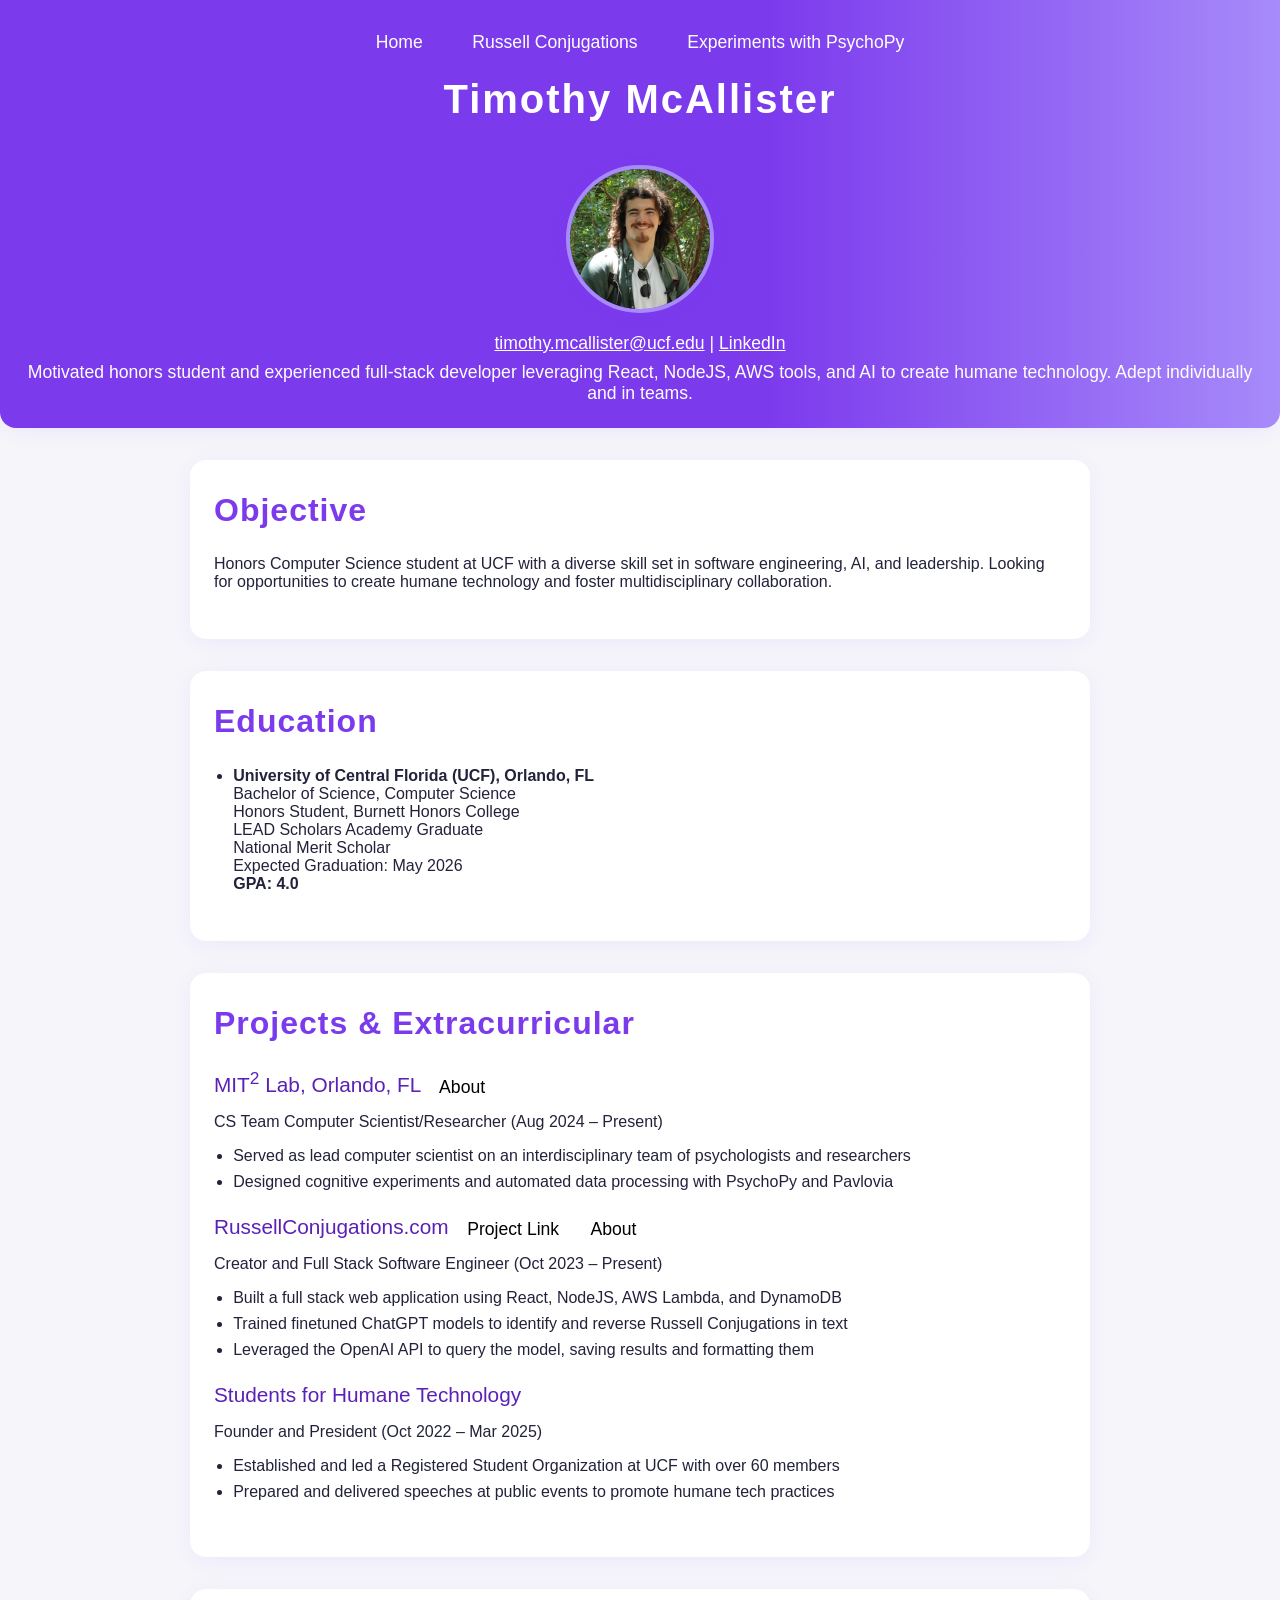
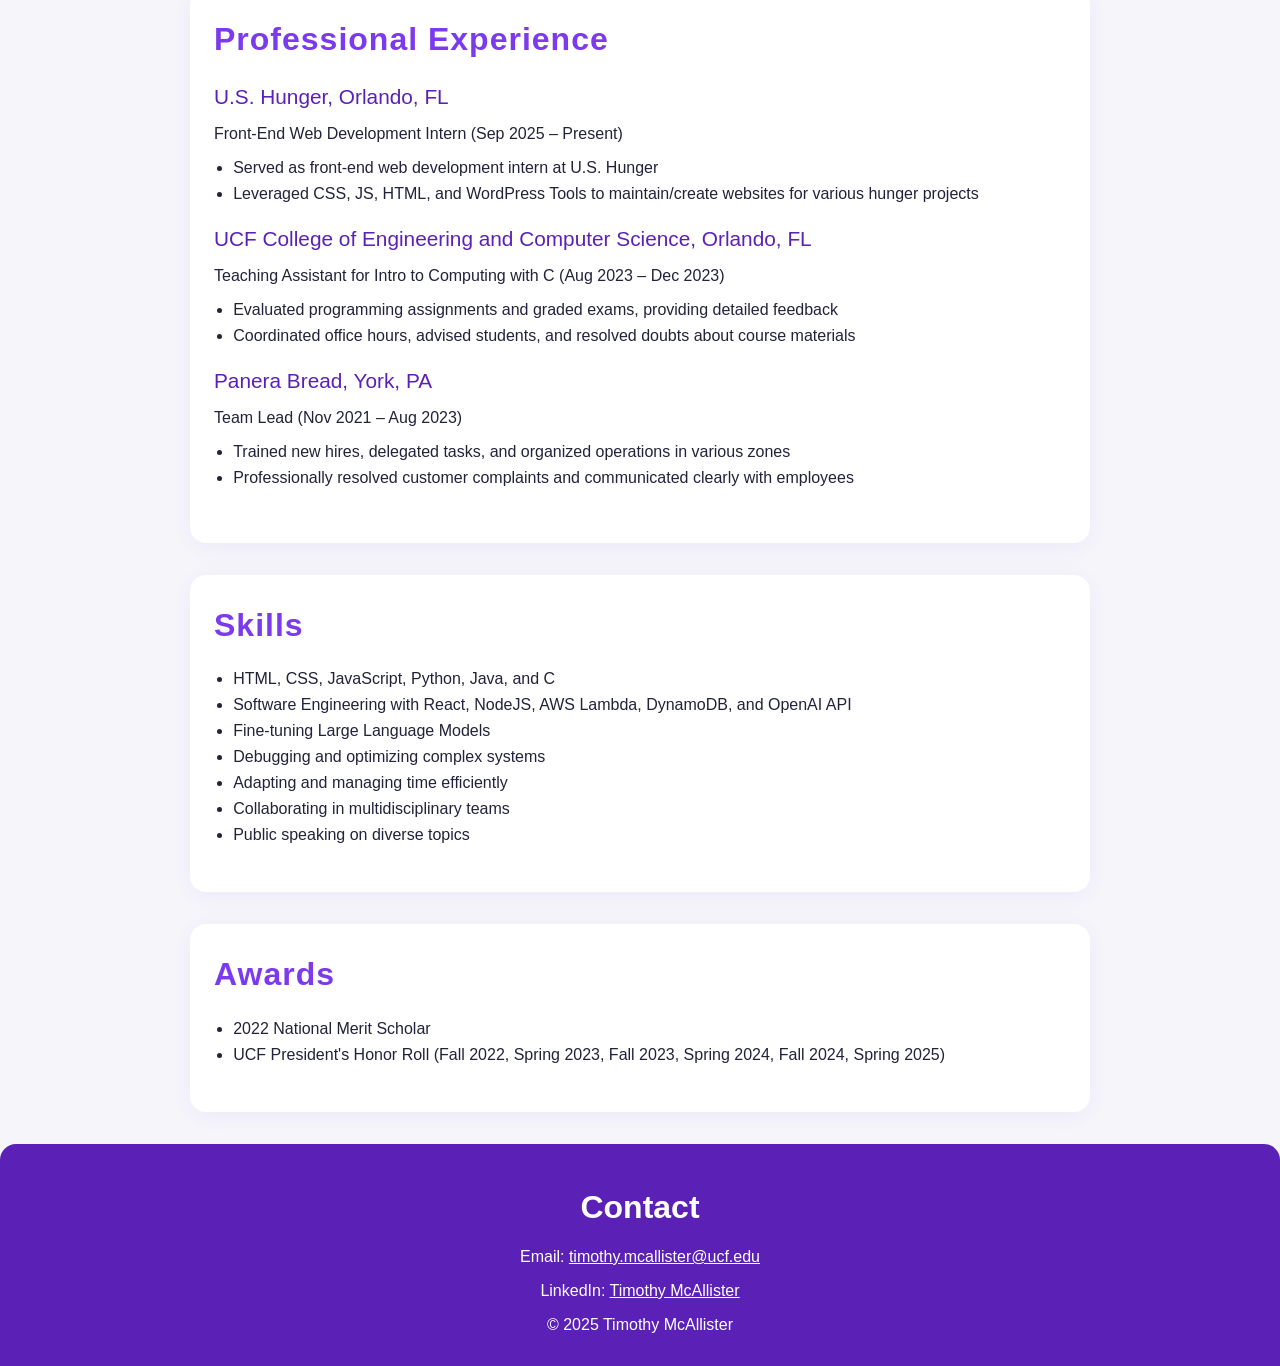
<file: index.html>
<!DOCTYPE html>
<html lang="en">
<head>
    <meta charset="UTF-8">
    <meta name="viewport" content="width=device-width,initial-scale=1.0">
    <link rel="stylesheet" href="index.css">
    <title>Timothy McAllister - Personal Website</title>
</head>
<body>
    <header>
        <nav>
            <ul>
                <li><a href="index.html">Home</a></li>
                <li><a href="RussellConjugations.html">Russell Conjugations</a></li>
                <li><a href="Experiments.html">Experiments with PsychoPy</a></li>
            </ul>
        </nav>
        <h1>Timothy McAllister</h1>
        <img src="img/profile.jfif" alt="Portrait of Timothy McAllister">
        <p>
            <a href="mailto:timothy.mcallister@ucf.edu">timothy.mcallister@ucf.edu</a> |
            <a href="https://www.linkedin.com/in/timothy-mcallister-170774204" target="_blank" rel="noopener">LinkedIn</a>
        </p>
        <p>Motivated honors student and experienced full-stack developer leveraging React, NodeJS, AWS tools, and AI to create humane technology. Adept individually and in teams.</p>
    </header>

    <main>
        <section id="about">
            <h2>Objective</h2>
            <p>Honors Computer Science student at UCF with a diverse skill set in software engineering, AI, and leadership. Looking for opportunities to create humane technology and foster multidisciplinary collaboration.</p>
        </section>

        <section id="education">
            <h2>Education</h2>
            <ul>
                <li>
                    <strong>University of Central Florida (UCF), Orlando, FL</strong><br>
                    Bachelor of Science, Computer Science<br>
                    Honors Student, Burnett Honors College<br>
                    LEAD Scholars Academy Graduate<br>
                    National Merit Scholar<br>
                    Expected Graduation: May 2026<br>
                    <strong>GPA: 4.0</strong>
                </li>
            </ul>
        </section>

        <section id="projects">
            <h2>Projects & Extracurricular</h2>
            <article>
                <h3>MIT<sup>2</sup> Lab, Orlando, FL <a href="Experiments.html">About</a></h3>
                <p>CS Team Computer Scientist/Researcher (Aug 2024 – Present)</p>
                <ul>
                    <li>Served as lead computer scientist on an interdisciplinary team of psychologists and researchers</li>
                    <li>Designed cognitive experiments and automated data processing with PsychoPy and Pavlovia</li>
                </ul>
            </article>
            <article>
                <h3>RussellConjugations.com <a href="https://russellconjugations.com" target="_blank">Project Link</a> <a href="RussellConjugations.html">About</a></h3>
                <p>Creator and Full Stack Software Engineer (Oct 2023 – Present)</p>
                <ul>
                    <li>Built a full stack web application using React, NodeJS, AWS Lambda, and DynamoDB</li>
                    <li>Trained finetuned ChatGPT models to identify and reverse Russell Conjugations in text</li>
                    <li>Leveraged the OpenAI API to query the model, saving results and formatting them</li>
                </ul>
            </article>
            <article>
                <h3>Students for Humane Technology</h3>
                <p>Founder and President (Oct 2022 – Mar 2025)</p>
                <ul>
                    <li>Established and led a Registered Student Organization at UCF with over 60 members</li>
                    <li>Prepared and delivered speeches at public events to promote humane tech practices</li>
                </ul>
            </article>
        </section>

        <section id="experience">
            <h2>Professional Experience</h2>
            <article>
                <h3>U.S. Hunger, Orlando, FL</h3>
                <p>Front-End Web Development Intern (Sep 2025 – Present)</p>
                <ul>
                    <li>Served as front-end web development intern at U.S. Hunger</li>
                    <li>Leveraged CSS, JS, HTML, and WordPress Tools to maintain/create websites for various hunger projects</li>
                </ul>
            </article>
            <article>
                <h3>UCF College of Engineering and Computer Science, Orlando, FL</h3>
                <p>Teaching Assistant for Intro to Computing with C (Aug 2023 – Dec 2023)</p>
                <ul>
                    <li>Evaluated programming assignments and graded exams, providing detailed feedback</li>
                    <li>Coordinated office hours, advised students, and resolved doubts about course materials</li>
                </ul>
            </article>
            <article>
                <h3>Panera Bread, York, PA</h3>
                <p>Team Lead (Nov 2021 – Aug 2023)</p>
                <ul>
                    <li>Trained new hires, delegated tasks, and organized operations in various zones</li>
                    <li>Professionally resolved customer complaints and communicated clearly with employees</li>
                </ul>
            </article>
        </section>

        <section id="skills">
            <h2>Skills</h2>
            <ul>
                <li>HTML, CSS, JavaScript, Python, Java, and C</li>
                <li>Software Engineering with React, NodeJS, AWS Lambda, DynamoDB, and OpenAI API</li>
                <li>Fine-tuning Large Language Models</li>
                <li>Debugging and optimizing complex systems</li>
                <li>Adapting and managing time efficiently</li>
                <li>Collaborating in multidisciplinary teams</li>
                <li>Public speaking on diverse topics</li>
            </ul>
        </section>

        <section id="awards">
            <h2>Awards</h2>
            <ul>
                <li>2022 National Merit Scholar</li>
                <li>UCF President's Honor Roll (Fall 2022, Spring 2023, Fall 2023, Spring 2024, Fall 2024, Spring 2025)</li>
            </ul>
        </section>
    </main>
    <footer>
        <h1>Contact</h1>
        <p>Email: <a href="mailto:timothy.mcallister@ucf.edu">timothy.mcallister@ucf.edu</a></p>
        <p>LinkedIn: <a href="https://www.linkedin.com/in/timothy-mcallister-170774204" target="_blank" rel="noopener">Timothy McAllister</a></p>
        <p>&copy; 2025 Timothy McAllister</p>
    </footer>
</body>
</html>
</file>
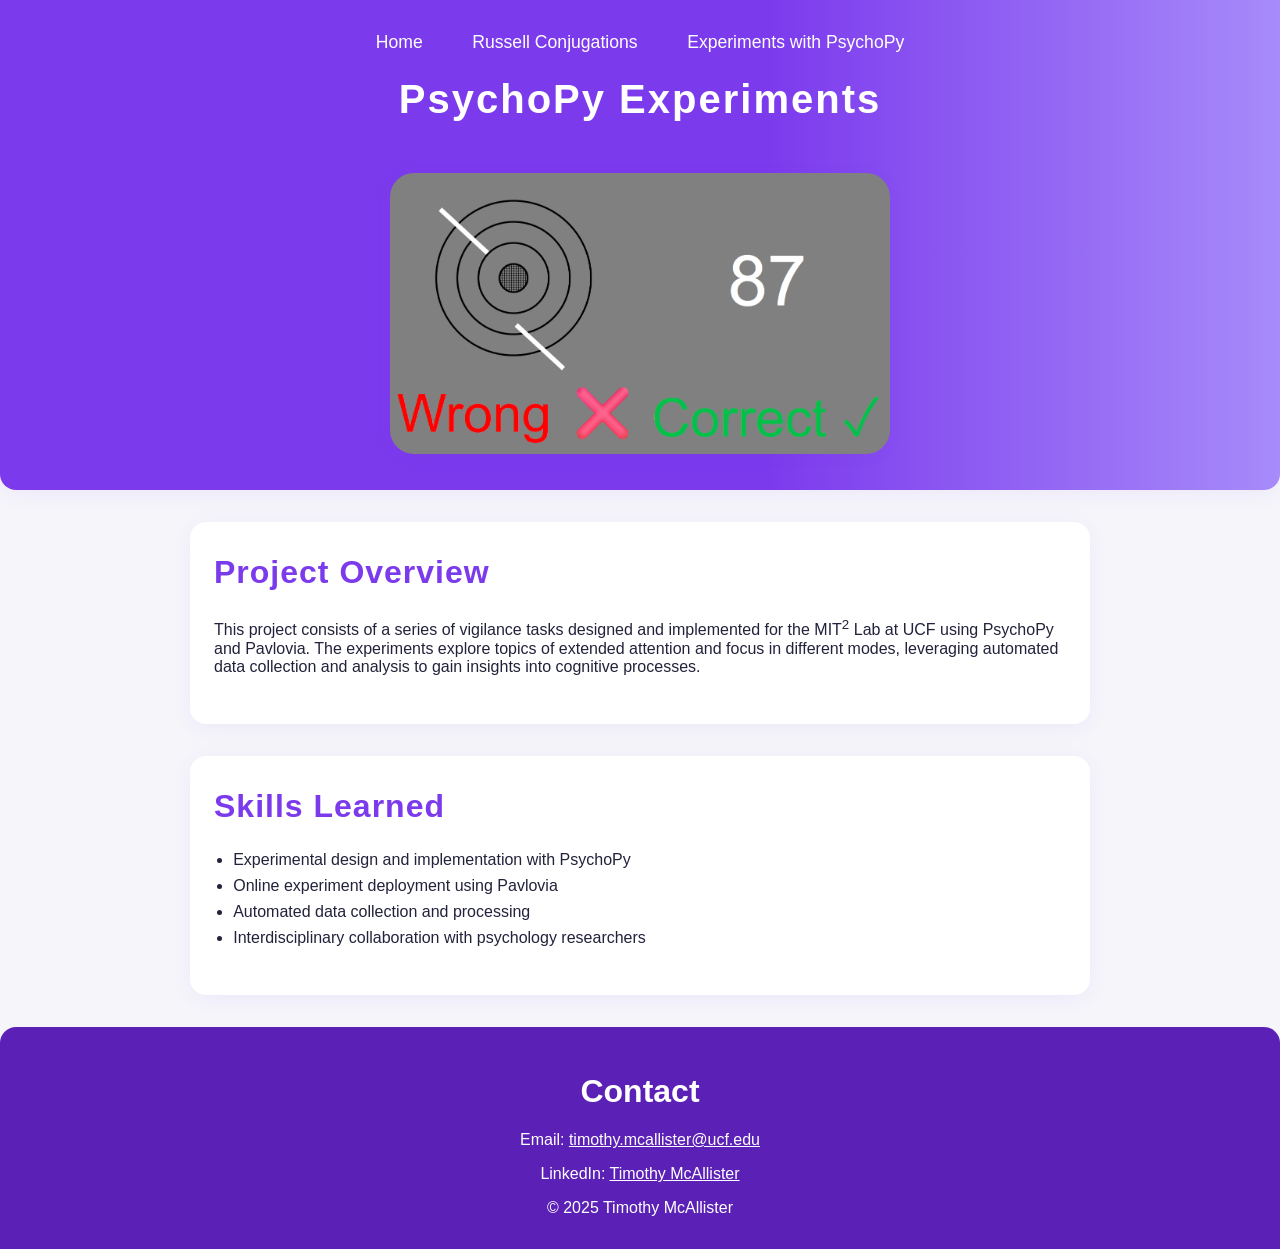
<file: Experiments.html>
<!DOCTYPE html>
<html lang="en">
<head>
    <meta charset="UTF-8">
    <meta name="viewport" content="width=device-width,initial-scale=1.0">
    <link rel="stylesheet" href="index.css">
    <title>PsychoPy Experiments</title>
</head>
<body>
    <header>
        <nav>
            <ul>
                <li><a href="index.html">Home</a></li>
                <li><a href="RussellConjugations.html">Russell Conjugations</a></li>
                <li><a href="Experiments.html">Experiments with PsychoPy</a></li>
            </ul>
        </nav>
        <h1>PsychoPy Experiments</h1>
        <img src="img/PsychoPy.png" alt="Illustration of PsychoPy Experiments" style="width:40%;height:40%;object-fit:cover;border-radius:1.5rem;border:4px solid var(--accent);margin:1.5rem 0 1rem 0;box-shadow:0 2px 12px rgba(124,58,237,0.15);">
    </header>
    <main>
        <section>
            <h2>Project Overview</h2>
            <p>
                This project consists of a series of vigilance tasks designed and implemented for the MIT<sup>2</sup> Lab at UCF using PsychoPy and Pavlovia.
                The experiments explore topics of extended attention and focus in different modes, leveraging automated data collection and analysis to gain insights into cognitive processes.
            </p>
        </section>
        <section>
            <h2>Skills Learned</h2>
            <ul>
                <li>Experimental design and implementation with PsychoPy</li>
                <li>Online experiment deployment using Pavlovia</li>
                <li>Automated data collection and processing</li>
                <li>Interdisciplinary collaboration with psychology researchers</li>
            </ul>
        </section>
    </main>
    <footer>
        <h1>Contact</h1>
        <p>Email: <a href="mailto:timothy.mcallister@ucf.edu">timothy.mcallister@ucf.edu</a></p>
        <p>LinkedIn: <a href="https://www.linkedin.com/in/timothy-mcallister-170774204" target="_blank" rel="noopener">Timothy McAllister</a></p>
        <p>&copy; 2025 Timothy McAllister</p>
    </footer>
</body>
</html>
</file>
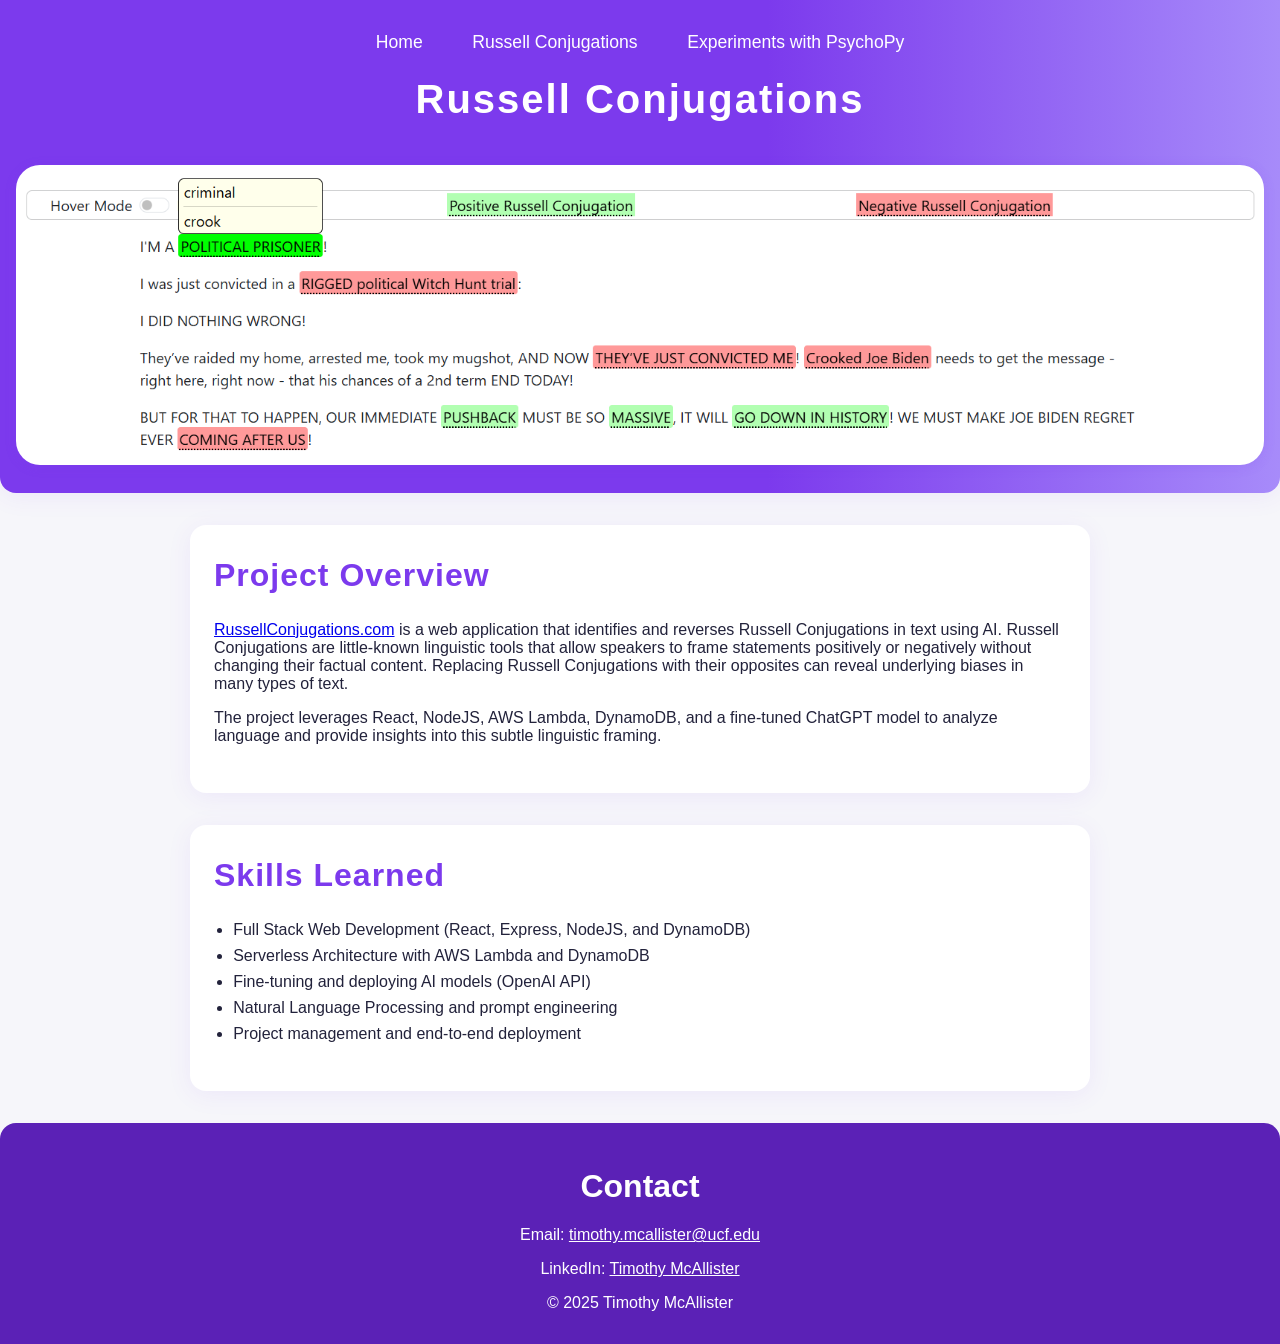
<file: RussellConjugations.html>
<!DOCTYPE html>
<html lang="en">
<head>
    <meta charset="UTF-8">
    <meta name="viewport" content="width=device-width,initial-scale=1.0">
    <link rel="stylesheet" href="index.css">
    <title>Russell Conjugations Project</title>
</head>
<body>
    <header>
        <nav>
            <ul>
                <li><a href="index.html">Home</a></li>
                <li><a href="RussellConjugations.html">Russell Conjugations</a></li>
                <li><a href="Experiments.html">Experiments with PsychoPy</a></li>
            </ul>
        </nav>
        <h1>Russell Conjugations</h1>
        <img src="img/russellconjugation.png" alt="Illustration of Russell Conjugations Project" style="width:100%;height:100%;object-fit:cover;border-radius:1.5rem;border:4px solid var(--accent);margin:1rem 0 0.5rem 0;box-shadow:0 2px 12px rgba(124,58,237,0.15);">
    </header>
    <main>
        <section>
            <h2>Project Overview</h2>
            <p>
                <a href="https://russellconjugations.com" target="_blank">RussellConjugations.com</a> is a web application that identifies and reverses Russell Conjugations in text using AI.
                Russell Conjugations are little-known linguistic tools that allow speakers to frame statements positively or negatively without changing their factual content.
                Replacing Russell Conjugations with their opposites can reveal underlying biases in many types of text.
            </p>
            <p>
                The project leverages React, NodeJS, AWS Lambda, DynamoDB, and a fine-tuned ChatGPT model to analyze language and provide insights into this subtle linguistic framing.
            </p>
        </section>
        <section>
            <h2>Skills Learned</h2>
            <ul>
                <li>Full Stack Web Development (React, Express, NodeJS, and DynamoDB)</li>
                <li>Serverless Architecture with AWS Lambda and DynamoDB</li>
                <li>Fine-tuning and deploying AI models (OpenAI API)</li>
                <li>Natural Language Processing and prompt engineering</li>
                <li>Project management and end-to-end deployment</li>
            </ul>
        </section>
    </main>
    <footer>
        <h1>Contact</h1>
        <p>Email: <a href="mailto:timothy.mcallister@ucf.edu">timothy.mcallister@ucf.edu</a></p>
        <p>LinkedIn: <a href="https://www.linkedin.com/in/timothy-mcallister-170774204" target="_blank" rel="noopener">Timothy McAllister</a></p>
        <p>&copy; 2025 Timothy McAllister</p>
    </footer>
</body>
</html>
</file>
<file: index.css>
body {
    margin: 0;
    font-family: 'Segoe UI', 'Roboto', 'Arial', sans-serif;
    background: #f6f6fa;
    color: #22223b;
    min-height: 100vh;
}

header {
    background: linear-gradient(90deg, #7c3aed 60%, #a78bfa 100%);
    color: #fff;
    padding: 2rem 1rem 1rem 1rem;
    text-align: center;
    border-bottom-left-radius: 1rem;
    border-bottom-right-radius: 1rem;
    box-shadow: 0 4px 24px rgba(124, 58, 237, 0.08);
}

header h1 {
    margin-top: 0.5rem;
    font-size: 2.5rem;
    font-weight: 700;
    letter-spacing: 2px;
}

header img {
    width: 140px;
    height: 140px;
    object-fit: cover;
    border-radius: 50%;
    border: 4px solid #a78bfa;
    margin: 1rem 0 0.5rem 0;
    box-shadow: 0 2px 12px rgba(124, 58, 237, 0.15);
}

header p {
    margin: 0.5rem 0;
    font-size: 1.1rem;
}

header a, footer a {
    color: #fff;
    text-decoration: underline;
    transition: color 0.2s;
}
header a:hover {
    color: #a78bfa;
}

nav ul {
    list-style: none;
    padding: 0;
    margin: 0 0 1rem 0;
    display: flex;
    flex-wrap: wrap;
    justify-content: center;
    gap: 1.5rem;
}
h3 a, nav a {
    color: #fff;
    font-weight: 500;
    font-size: 1.1rem;
    text-decoration: none;
    padding: 0.3rem 0.8rem;
    border-radius: 0.5rem;
    transition: background 0.2s, color 0.2s;
}

h3 a {
    color: #000;
}

h3 a:hover, nav a:hover {
    background: #a78bfa;
    color: #5b21b6;
}

main {
    max-width: 900px;
    margin: 2rem auto;
    padding: 0 1rem;
}

section {
    background: #fff;
    border-radius: 1rem;
    box-shadow: 0 4px 24px rgba(124, 58, 237, 0.08);
    margin-bottom: 2rem;
    padding: 2rem 1.5rem;
    transition: box-shadow 0.2s;
}
section:hover {
    box-shadow: 0 8px 32px rgba(124, 58, 237, 0.15);
}

h2 {
    color: #7c3aed;
    margin-top: 0;
    font-size: 2rem;
    font-weight: 600;
    letter-spacing: 1px;
}

h3 {
    color: #5b21b6;
    margin-bottom: 0.5rem;
    font-size: 1.3rem;
    font-weight: 500;
}

ul {
    padding-left: 1.2rem;
}
li {
    margin-bottom: 0.5rem;
}

article {
    margin-bottom: 1.5rem;
}

footer {
    text-align: center;
    padding: 1.5rem 0 1rem 0;
    background: #5b21b6;
    color: #fff;
    border-top-left-radius: 1rem;
    border-top-right-radius: 1rem;
    font-size: 1rem;
    margin-top: 2rem;
}

/* Responsive Design */
@media (max-width: 1000px) {
    header h1 {
        font-size: 1.8rem;
    }
    main {
        padding: 0 0.5rem;
    }
    section {
        padding: 1.2rem 0.7rem;
    }
}

@media (max-width: 500px) {
    header h1 {
        font-size: 1.7rem;
    }
    nav ul {
        gap: 0.7rem;
    }
    header img {
        width: 100px;
        height: 100px;
    }
    section {
        padding: 0.7rem 0.3rem;
    }
    h2 {
        font-size: 1.3rem;
    }
}
</file>
